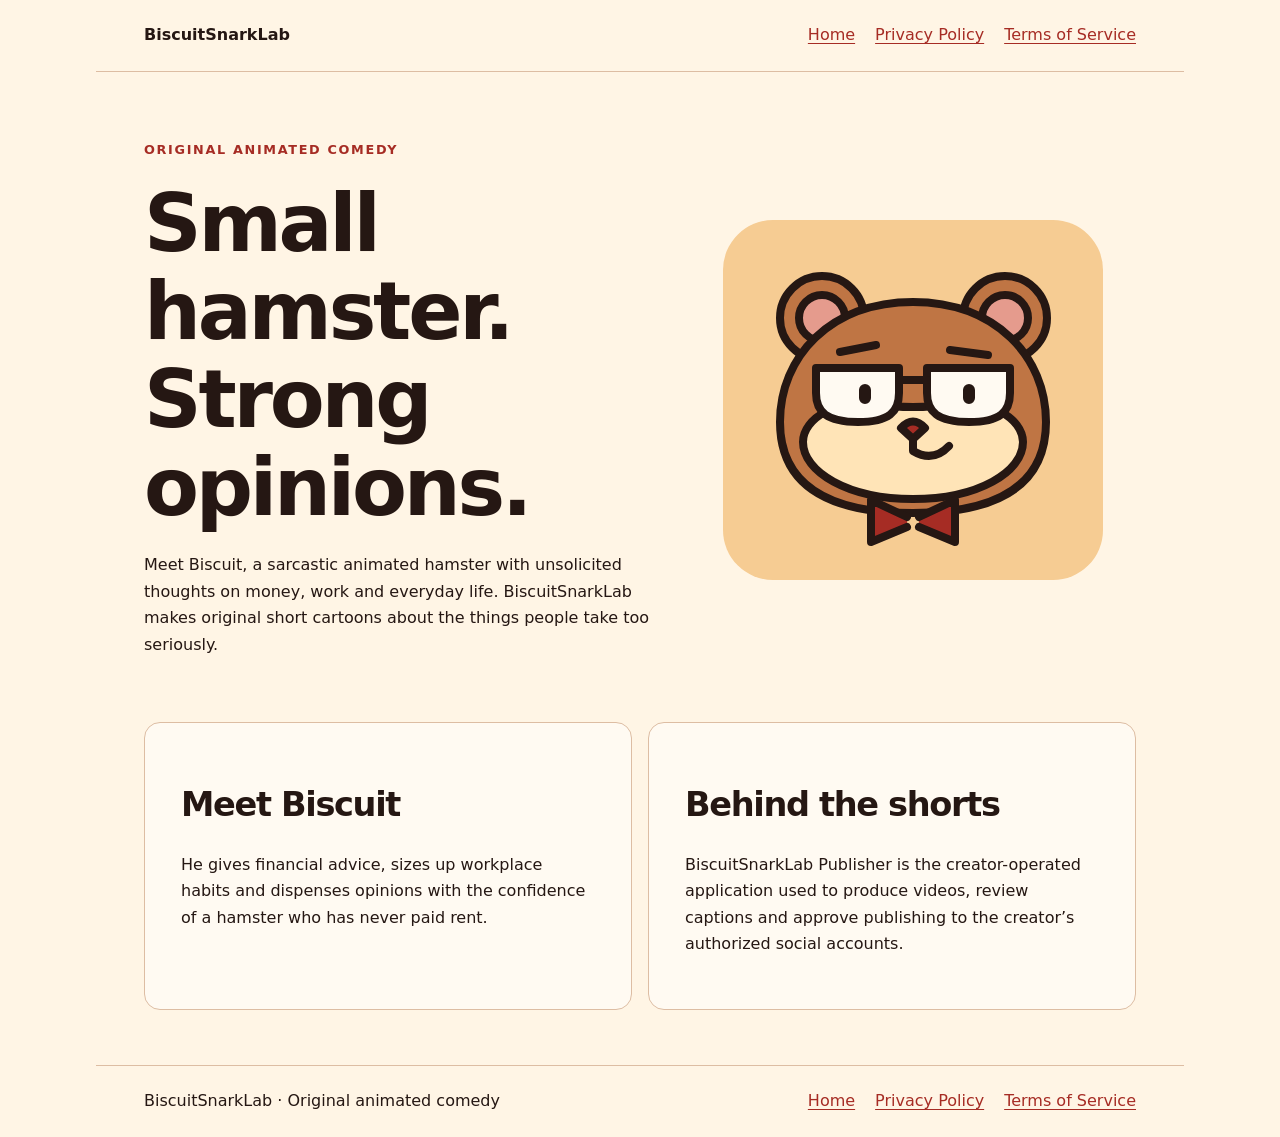
<file: index.html>
<!-- Static GitHub Pages entry point. -->
<!doctype html>
<html lang="en"><head><meta charset="utf-8"><meta name="viewport" content="width=device-width, initial-scale=1"><meta name="description" content="Original animated comedy from BiscuitSnarkLab, an original animated comedy brand."><title>Original animated comedy | BiscuitSnarkLab</title><link rel="stylesheet" href="style.css"></head>
<body><header><a class="brand" href="index.html">BiscuitSnarkLab</a><nav aria-label="Site links"><a href="index.html">Home</a><a href="privacy.html">Privacy Policy</a><a href="terms.html">Terms of Service</a></nav></header><main><section class="hero"><div><p class="eyebrow">Original animated comedy</p><h1>Small hamster. Strong opinions.</h1><p>Meet Biscuit, a sarcastic animated hamster with unsolicited thoughts on money, work and everyday life. BiscuitSnarkLab makes original short cartoons about the things people take too seriously.</p></div><img src="biscuit.svg" alt="Biscuit, a deadpan hamster wearing glasses and a bow tie" width="400" height="380"></section>
<div class="sections"><section><h2>Meet Biscuit</h2><p>He gives financial advice, sizes up workplace habits and dispenses opinions with the confidence of a hamster who has never paid rent.</p></section><section><h2>Behind the shorts</h2><p>BiscuitSnarkLab Publisher is the creator-operated application used to produce videos, review captions and approve publishing to the creator’s authorized social accounts.</p></section></div></main><footer><span>BiscuitSnarkLab · Original animated comedy</span><nav aria-label="Site links"><a href="index.html">Home</a><a href="privacy.html">Privacy Policy</a><a href="terms.html">Terms of Service</a></nav></footer></body></html>
</file>
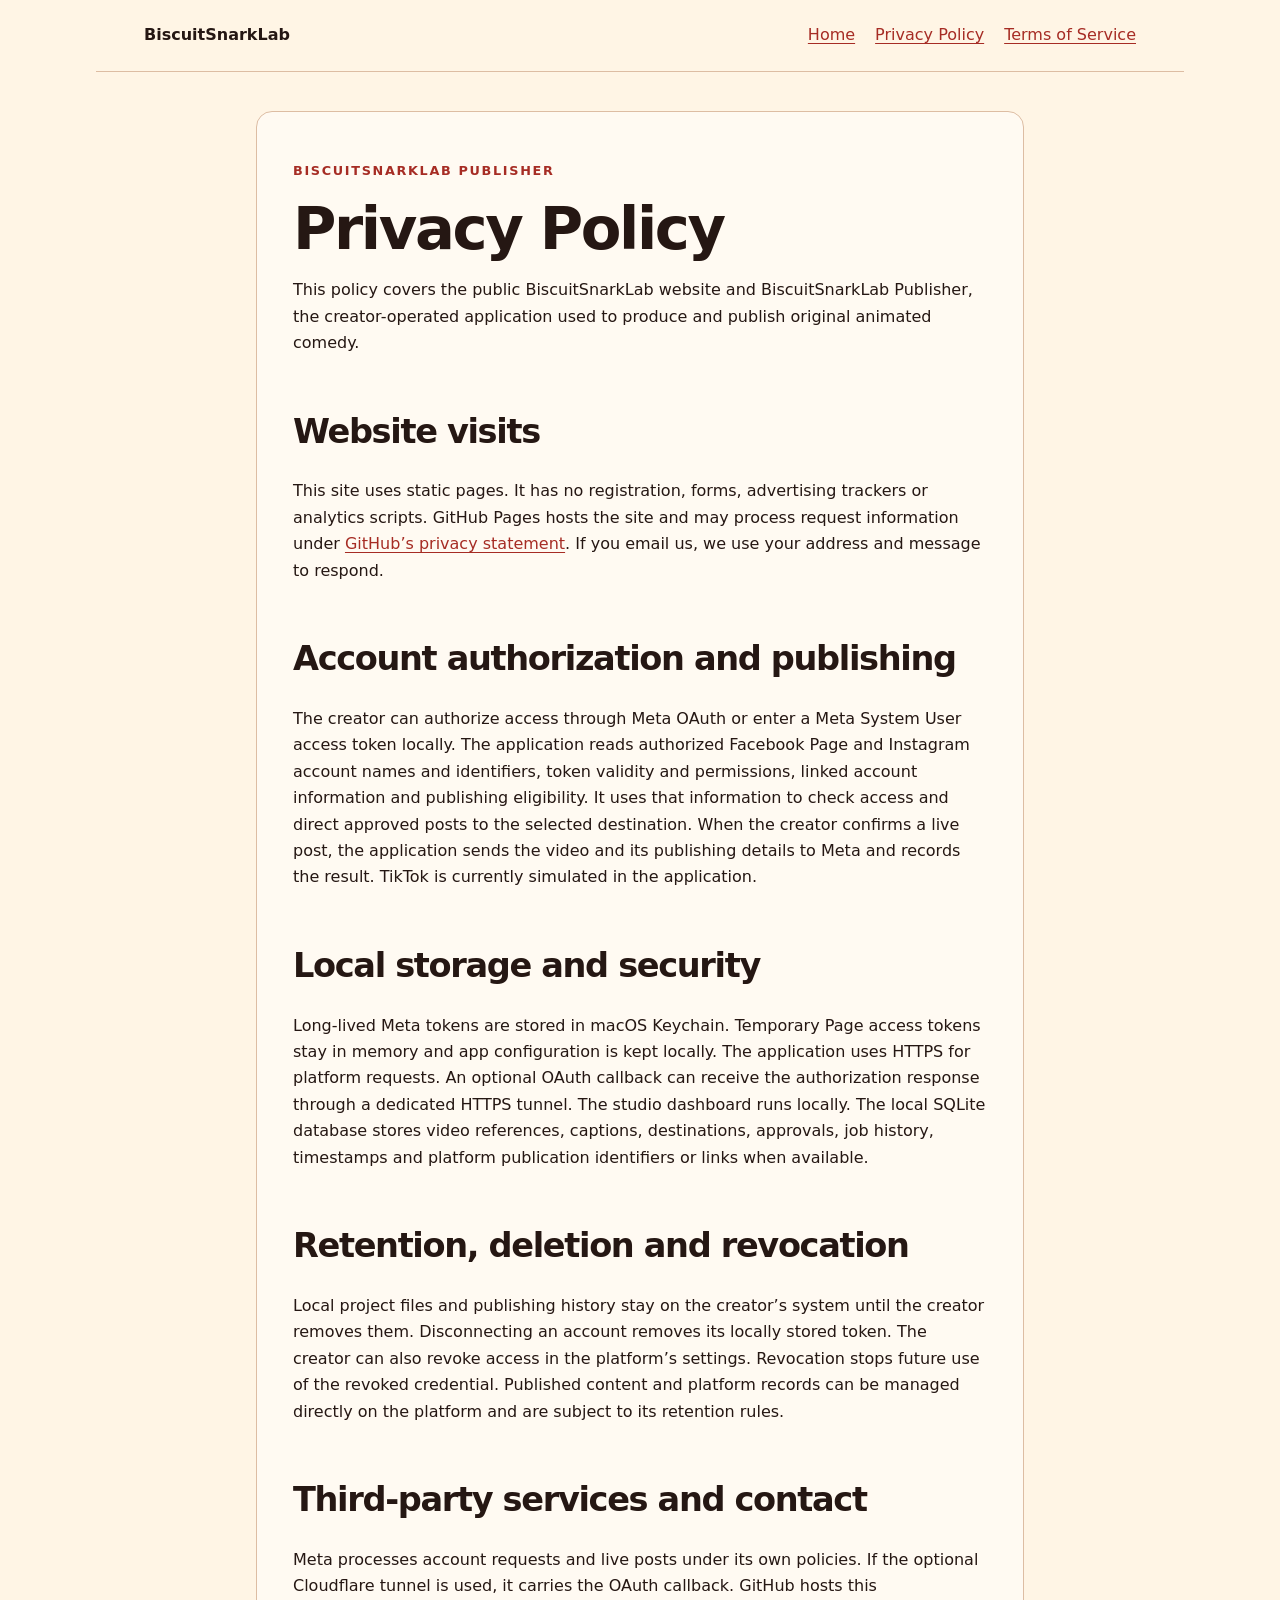
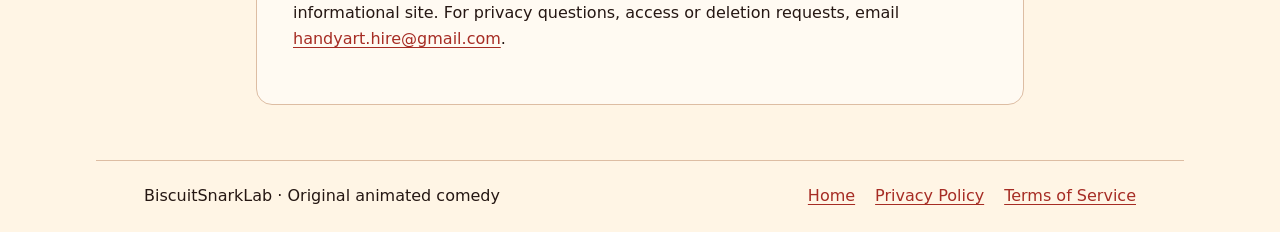
<file: privacy.html>
<!doctype html>
<html lang="en"><head><meta charset="utf-8"><meta name="viewport" content="width=device-width, initial-scale=1"><meta name="description" content="Privacy Policy from BiscuitSnarkLab, an original animated comedy brand."><title>Privacy Policy | BiscuitSnarkLab</title><link rel="stylesheet" href="style.css"></head>
<body><header><a class="brand" href="index.html">BiscuitSnarkLab</a><nav aria-label="Site links"><a href="index.html">Home</a><a href="privacy.html">Privacy Policy</a><a href="terms.html">Terms of Service</a></nav></header><main><article><p class="eyebrow">BiscuitSnarkLab Publisher</p><h1>Privacy Policy</h1>
<p>This policy covers the public BiscuitSnarkLab website and BiscuitSnarkLab Publisher, the creator-operated application used to produce and publish original animated comedy.</p>
<h2>Website visits</h2><p>This site uses static pages. It has no registration, forms, advertising trackers or analytics scripts. GitHub Pages hosts the site and may process request information under <a href="https://docs.github.com/en/site-policy/privacy-policies/github-general-privacy-statement">GitHub’s privacy statement</a>. If you email us, we use your address and message to respond.</p>
<h2>Account authorization and publishing</h2><p>The creator can authorize access through Meta OAuth or enter a Meta System User access token locally. The application reads authorized Facebook Page and Instagram account names and identifiers, token validity and permissions, linked account information and publishing eligibility. It uses that information to check access and direct approved posts to the selected destination. When the creator confirms a live post, the application sends the video and its publishing details to Meta and records the result. TikTok is currently simulated in the application.</p>
<h2>Local storage and security</h2><p>Long-lived Meta tokens are stored in macOS Keychain. Temporary Page access tokens stay in memory and app configuration is kept locally. The application uses HTTPS for platform requests. An optional OAuth callback can receive the authorization response through a dedicated HTTPS tunnel. The studio dashboard runs locally. The local SQLite database stores video references, captions, destinations, approvals, job history, timestamps and platform publication identifiers or links when available.</p>
<h2>Retention, deletion and revocation</h2><p>Local project files and publishing history stay on the creator’s system until the creator removes them. Disconnecting an account removes its locally stored token. The creator can also revoke access in the platform’s settings. Revocation stops future use of the revoked credential. Published content and platform records can be managed directly on the platform and are subject to its retention rules.</p>
<h2>Third-party services and contact</h2><p>Meta processes account requests and live posts under its own policies. If the optional Cloudflare tunnel is used, it carries the OAuth callback. GitHub hosts this informational site. For privacy questions, access or deletion requests, email <a href="mailto:handyart.hire@gmail.com">handyart.hire@gmail.com</a>.</p></article></main><footer><span>BiscuitSnarkLab · Original animated comedy</span><nav aria-label="Site links"><a href="index.html">Home</a><a href="privacy.html">Privacy Policy</a><a href="terms.html">Terms of Service</a></nav></footer></body></html>
</file>
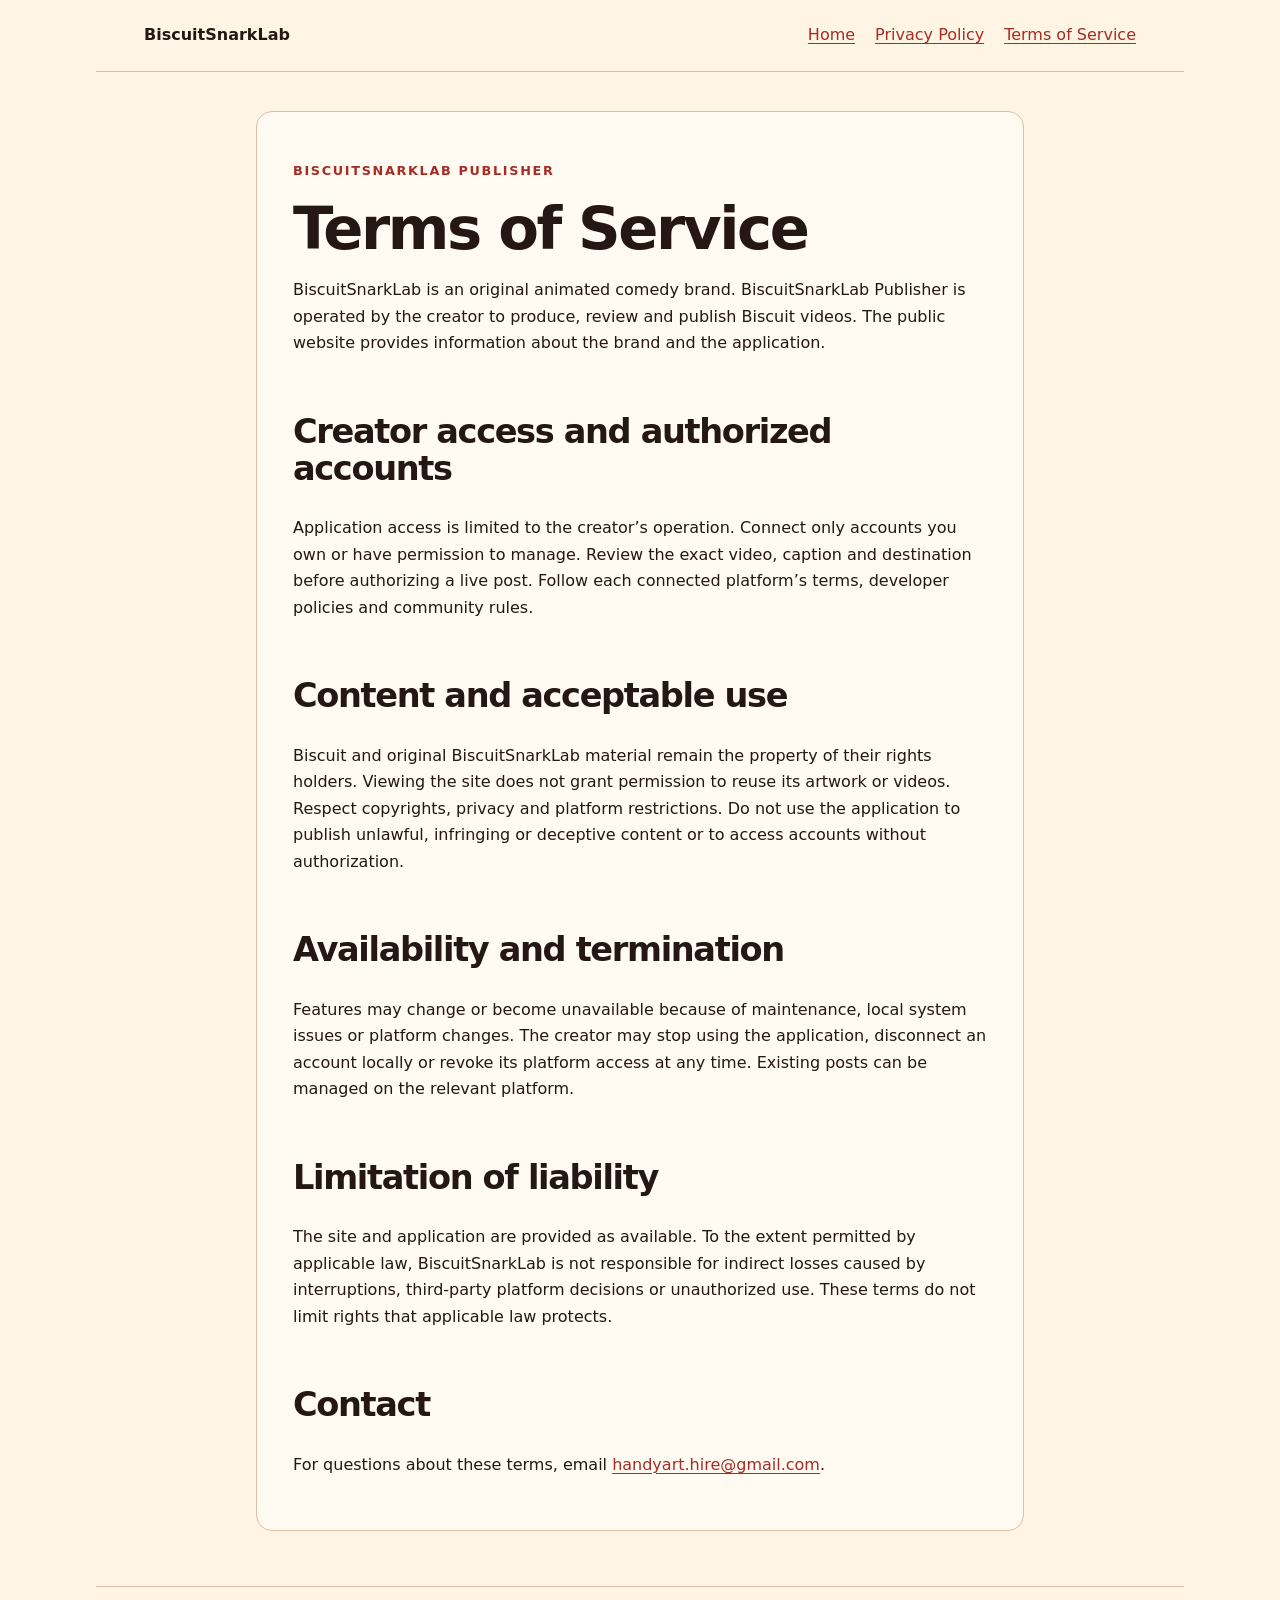
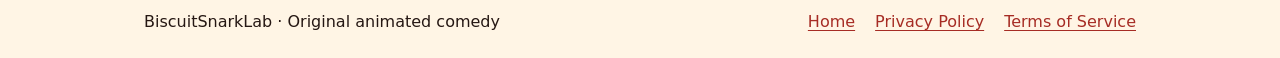
<file: terms.html>
<!doctype html>
<html lang="en"><head><meta charset="utf-8"><meta name="viewport" content="width=device-width, initial-scale=1"><meta name="description" content="Terms of Service from BiscuitSnarkLab, an original animated comedy brand."><title>Terms of Service | BiscuitSnarkLab</title><link rel="stylesheet" href="style.css"></head>
<body><header><a class="brand" href="index.html">BiscuitSnarkLab</a><nav aria-label="Site links"><a href="index.html">Home</a><a href="privacy.html">Privacy Policy</a><a href="terms.html">Terms of Service</a></nav></header><main><article><p class="eyebrow">BiscuitSnarkLab Publisher</p><h1>Terms of Service</h1>
<p>BiscuitSnarkLab is an original animated comedy brand. BiscuitSnarkLab Publisher is operated by the creator to produce, review and publish Biscuit videos. The public website provides information about the brand and the application.</p>
<h2>Creator access and authorized accounts</h2><p>Application access is limited to the creator’s operation. Connect only accounts you own or have permission to manage. Review the exact video, caption and destination before authorizing a live post. Follow each connected platform’s terms, developer policies and community rules.</p>
<h2>Content and acceptable use</h2><p>Biscuit and original BiscuitSnarkLab material remain the property of their rights holders. Viewing the site does not grant permission to reuse its artwork or videos. Respect copyrights, privacy and platform restrictions. Do not use the application to publish unlawful, infringing or deceptive content or to access accounts without authorization.</p>
<h2>Availability and termination</h2><p>Features may change or become unavailable because of maintenance, local system issues or platform changes. The creator may stop using the application, disconnect an account locally or revoke its platform access at any time. Existing posts can be managed on the relevant platform.</p>
<h2>Limitation of liability</h2><p>The site and application are provided as available. To the extent permitted by applicable law, BiscuitSnarkLab is not responsible for indirect losses caused by interruptions, third-party platform decisions or unauthorized use. These terms do not limit rights that applicable law protects.</p>
<h2>Contact</h2><p>For questions about these terms, email <a href="mailto:handyart.hire@gmail.com">handyart.hire@gmail.com</a>.</p></article></main><footer><span>BiscuitSnarkLab · Original animated comedy</span><nav aria-label="Site links"><a href="index.html">Home</a><a href="privacy.html">Privacy Policy</a><a href="terms.html">Terms of Service</a></nav></footer></body></html>
</file>
<file: style.css>
:root{color-scheme:light;--paper:#fff5e5;--ink:#251713;--red:#a62c24;--cream:#fffaf2;--line:#ddbda3}
*{box-sizing:border-box}body{margin:0;background:var(--paper);color:var(--ink);font:1rem/1.65 system-ui,sans-serif}a{color:var(--red);text-underline-offset:.2em}a:focus-visible{outline:3px solid var(--red);outline-offset:4px}header,main,footer{max-width:68rem;margin:auto;padding:1.4rem clamp(1rem,5vw,3rem)}header,footer{display:flex;align-items:center;justify-content:space-between;gap:.75rem 2rem;flex-wrap:wrap}header{border-bottom:1px solid var(--line)}footer{border-top:1px solid var(--line)}nav{display:flex;gap:.8rem 1.25rem;flex-wrap:wrap}.brand{font-weight:900;color:var(--ink);text-decoration:none}.hero{display:grid;grid-template-columns:1.15fr 1fr;align-items:center;gap:2rem;padding:2rem 0 3rem}.hero img{width:100%;max-width:26rem;justify-self:center}.eyebrow{font-size:.8rem;text-transform:uppercase;font-weight:800;letter-spacing:.13em;color:var(--red)}h1,h2{line-height:1.1;letter-spacing:-.04em}h1{font-size:clamp(2.6rem,8vw,5rem);margin:.25em 0}h2{font-size:clamp(1.35rem,4vw,2.1rem)}.sections{display:grid;grid-template-columns:1fr 1fr;gap:1rem;margin-bottom:2rem}.sections section,article{background:var(--cream);border:1px solid var(--line);border-radius:1rem;padding:clamp(1rem,4vw,2.25rem)}article{max-width:48rem;margin:1rem auto 2rem}article h1{font-size:clamp(2.3rem,7vw,3.7rem)}article h2{margin-top:1.7em}@media(max-width:42rem){.hero,.sections{grid-template-columns:1fr}.hero{gap:1rem}.hero img{max-width:17rem}}
</file>
